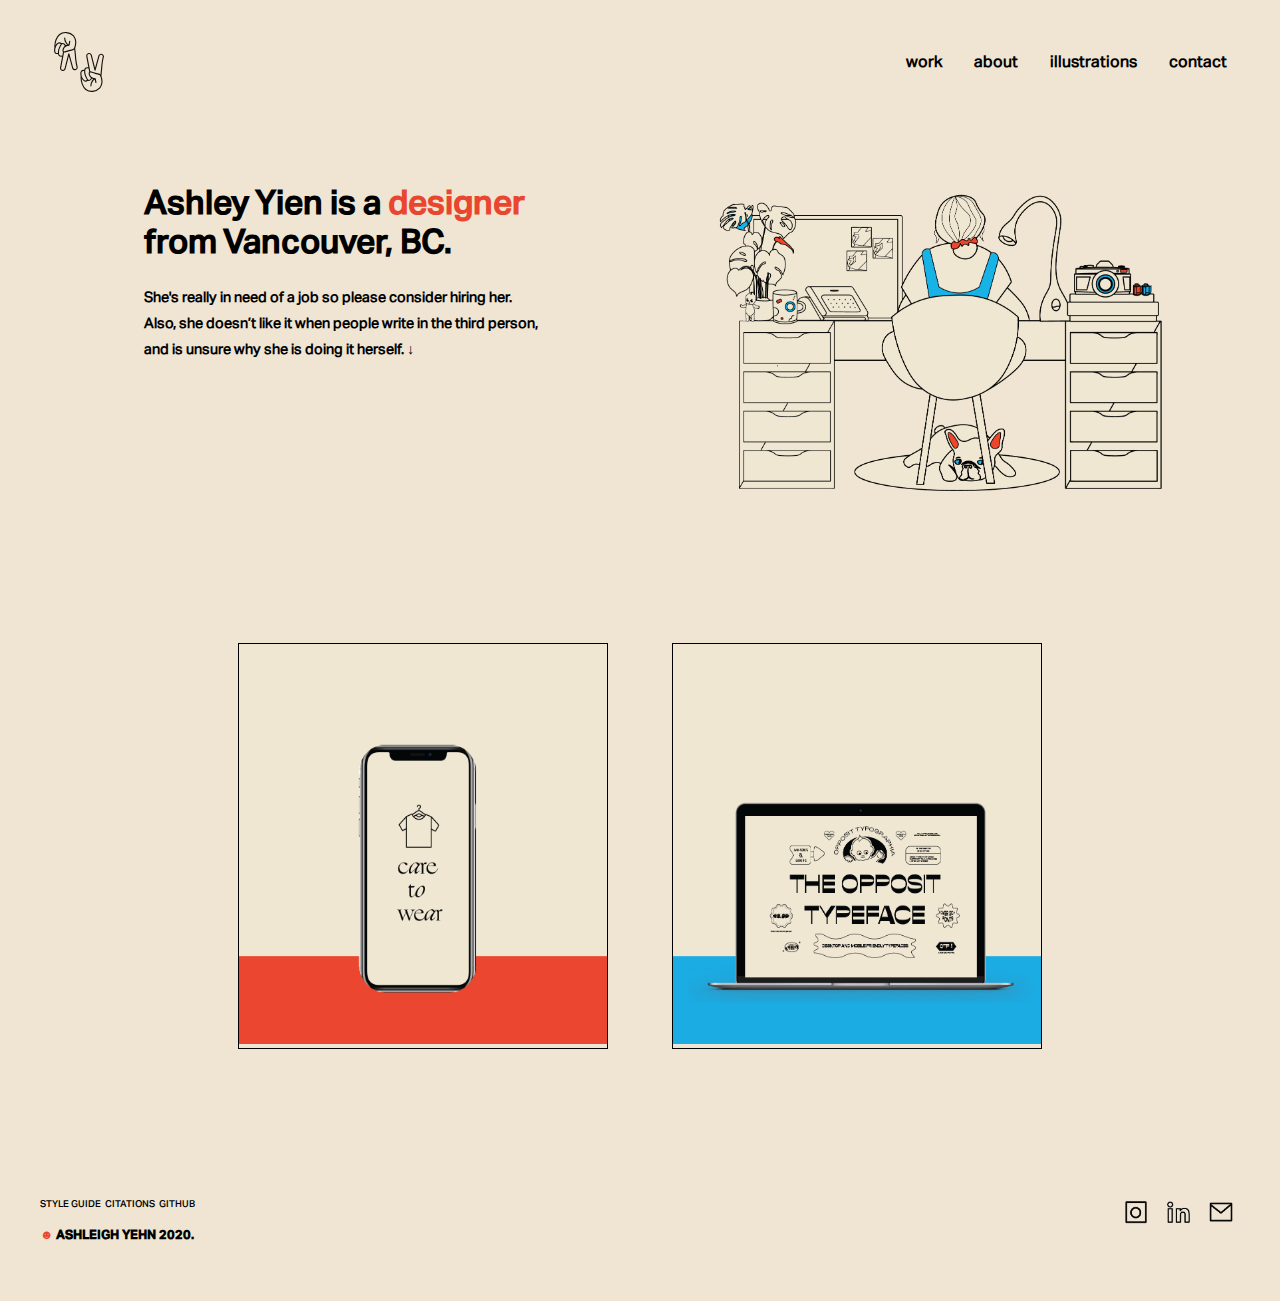
<file: index.html>
<!DOCTYPE html>
<html>
<head>
    <meta charset="UTF-8">
    <link rel="shortcut icon" type="image/x-icon" href="img/logo.png">
    <title>Portfolio</title>
    <link rel="stylesheet" href="style.css" />
     <script src="https://code.jquery.com/jquery-3.3.1.min.js"></script>
  </head>

  <body>

      <header class="container">

        <a href="index.html"><div class="logo">
          <svg id="mylogo" data-name="Layer 1" xmlns="http://www.w3.org/2000/svg" viewBox="0 0 572.18 686.11"><defs><style>.cls-1{fill:none;stroke:#14110f;stroke-linecap:round;stroke-linejoin:round;stroke-width:12.87px;}.cls-2{fill:#fff;}</style></defs><title>Untitled-10</title><path class="cls-1" d="M394.89,243q-4,20.89-7.91,41.8c-3.24.26-48.74,4.59-63.37,38.56-4.9,11.36-8.71,31.54.62,39.4,8.95,7.56,21.38-3.57,63.47-14.49,35.92-9.32,47.72-6.63,58.44-19.37,6-7.19,8.13-16.49,12.31-35.1,3.07-13.66,6.46-28.73,5.45-46.59-1.68-29.78-14.75-52.92-24.41-66.49-6.88-7.27-34.81-35.07-79.95-38.71-14.08-1.14-49.06-1.47-80.13,22-24.47,18.5-33.81,42.12-41.05,60.43a184.52,184.52,0,0,0-12.14,81.61" transform="translate(-215.02 -135.17)"/><path class="cls-2" d="M289.66,416.07" transform="translate(-215.02 -135.17)"/><path class="cls-1" d="M310.85,410.78c-5,1-25,4.46-37.07-7.23-11.26-10.88-9.3-28.76-7.23-47.66.52-4.72,2.25-18,9.63-36.6,9.38-23.57,20.73-52.09,38.52-53,14.52-.72,26.66,17.29,31.3,25" transform="translate(-215.02 -135.17)"/><path class="cls-1" d="M260.29,380.92c-6,.76-21.08,1.8-30.81-7.7-10.9-10.63-8.38-27.94-5.78-45.74a101.51,101.51,0,0,1,14-39c8.17-13.05,15.48-24.74,29.37-27.93,16.05-3.68,30.16,6.44,33.71,9.15" transform="translate(-215.02 -135.17)"/><path class="cls-1" d="M323.85,367.24Q306.77,458.13,289.66,549a26.58,26.58,0,0,0,51,9.87l44.07-174.31L430.1,551.65c7.63,12.18,22.21,17.14,34,12.5,8.94-3.53,15.27-12.2,16.66-22.37a644.86,644.86,0,0,1-17.25-95.73c-2.32-23-3.4-46.87-8.58-93.07-1.54-13.68-2.94-24.87-3.87-32.14" transform="translate(-215.02 -135.17)"/><path class="cls-1" d="M337.43,204.82a98.68,98.68,0,0,0,16.31,54,96.47,96.47,0,0,0,27,26.79" transform="translate(-215.02 -135.17)"/><path class="cls-1" d="M694.91,713.46q-4-20.91-7.91-41.8c-3.24-.26-48.74-4.59-63.37-38.56-4.9-11.36-8.71-31.54.61-39.4,9-7.56,21.39,3.56,63.48,14.48,35.92,9.32,47.72,6.63,58.44,19.38,6,7.19,8.13,16.49,12.31,35.1,3.07,13.66,6.45,28.73,5.45,46.59-1.68,29.78-14.75,52.92-24.41,66.48-6.88,7.27-34.81,35.08-80,38.72-14.08,1.13-49.06,1.47-80.14-22-24.46-18.51-33.8-42.13-41-60.44a184.6,184.6,0,0,1-12.13-81.61" transform="translate(-215.02 -135.17)"/><path class="cls-2" d="M589.68,540.38" transform="translate(-215.02 -135.17)"/><path class="cls-1" d="M610.87,545.68c-5-1-25-4.46-37.08,7.22-11.25,10.88-9.29,28.77-7.22,47.67.52,4.72,2.24,18,9.63,36.59,9.38,23.58,20.72,52.09,38.52,53,14.52.71,26.65-17.29,31.3-25" transform="translate(-215.02 -135.17)"/><path class="cls-1" d="M560.31,575.53c-6-.76-21.08-1.79-30.82,7.71-10.89,10.63-8.37,27.94-5.77,45.74a101.41,101.41,0,0,0,14,39c8.16,13,15.48,24.74,29.37,27.93,16.05,3.68,30.16-6.45,33.71-9.15" transform="translate(-215.02 -135.17)"/><path class="cls-1" d="M623.87,589.22q-17.08-90.9-34.19-181.78a26.58,26.58,0,0,1,51-9.87l44.07,174.31,45.38-167.07c7.64-12.18,22.22-17.14,34-12.5,8.94,3.52,15.26,12.19,16.66,22.36a643.63,643.63,0,0,0-17.25,95.74c-2.32,23-3.4,46.87-8.59,93.07-1.53,13.67-2.93,24.86-3.86,32.14" transform="translate(-215.02 -135.17)"/><path class="cls-1" d="M637.45,751.63a98.46,98.46,0,0,1,16.31-54,96.53,96.53,0,0,1,27-26.8" transform="translate(-215.02 -135.17)"/></svg>
        </div></a>
        <nav>
           <ul>
              <li><a href="#work">work</a></li>
              <li><a href="about.html">about</a></li>
              <li><a href="illustrations.html">illustrations</a></li>
              <li class="highlight"><a href="contact.html">contact</a></li>
           </ul>
        </nav>

      </header>
      <main class="container">
          <section class="hero container">
                <h1>Ashley Yien is a <a href="about.html">designer</a> from Vancouver, BC.</h1>

                <p> She's really in need of a job so please consider hiring her.
                  Also, she doesn’t like it when people write in the third person,
                  and is unsure why she is doing it herself. ↓ </p>
                <!-- <a href="#">See my Work</a> -->
          </section>
          <div class="device">
              <figure>
                  <img src="img/desk.png" alt="Photo of an Illustration">
              </figure>
          </div>


      </main>




      <div id="work" class="wrapper">

        <div class="img-area">
          <div class="single-img"><a href="caretowear.html"><img src="img/c2w.png" style="width:23em; height: 25em;" alt=""></a></div>
          <div class="single-img"><a href="opposit.html"><img src="img/opposit.png" style="width:23em; height: 25em;" alt=""></a></div>
          <!-- <div class="single-img"><img src="img/kewpie.png" style="width:20em; height: 20em;" alt=""></div>
          <div class="single-img"><img src="img/kewpie.png" style="width:20em; height: 20em;" alt=""></div>
          <div class="single-img"><img src="img/kewpie.png" style="width:20em; height: 20em;" alt=""></div>
          <div class="single-img"><img src="img/kewpie.png" style="width:20em; height: 20em;" alt=""></div> -->
        </div>
        </div>




        <footer>
          <div>
        <a href="http://www.sfu.ca/~ayien/IAT%20339/Style%20Guide%20For%20Portfolio/">STYLE GUIDE</a>
        <a href="citations.html">CITATIONS</a>
        <a href="https://github.com/ashyien/portfolio">GITHUB</a>
        <h4><span class="redText">☻</span> ASHLEIGH YEHN 2020.</h4>
      </div>
        <div>
          <a href="https://instagram.com/ashleyyien"><img src="img/insta.png" style="width:4em;" alt="instagram"></a>
          <a href="https://www.linkedin.com/in/ashley-yien-290a591a0/"><img src="img/linkedin.png" alt="linkedin" style="width:4em;"></a>
          <a href="mailto:ashyien19@gmail.com?Subject=Hi%20There"><img src="img/mail.png" style="width:4em;" alt="email"></a>

        </div>
        </footer>



  </body>
  </html>
</file>
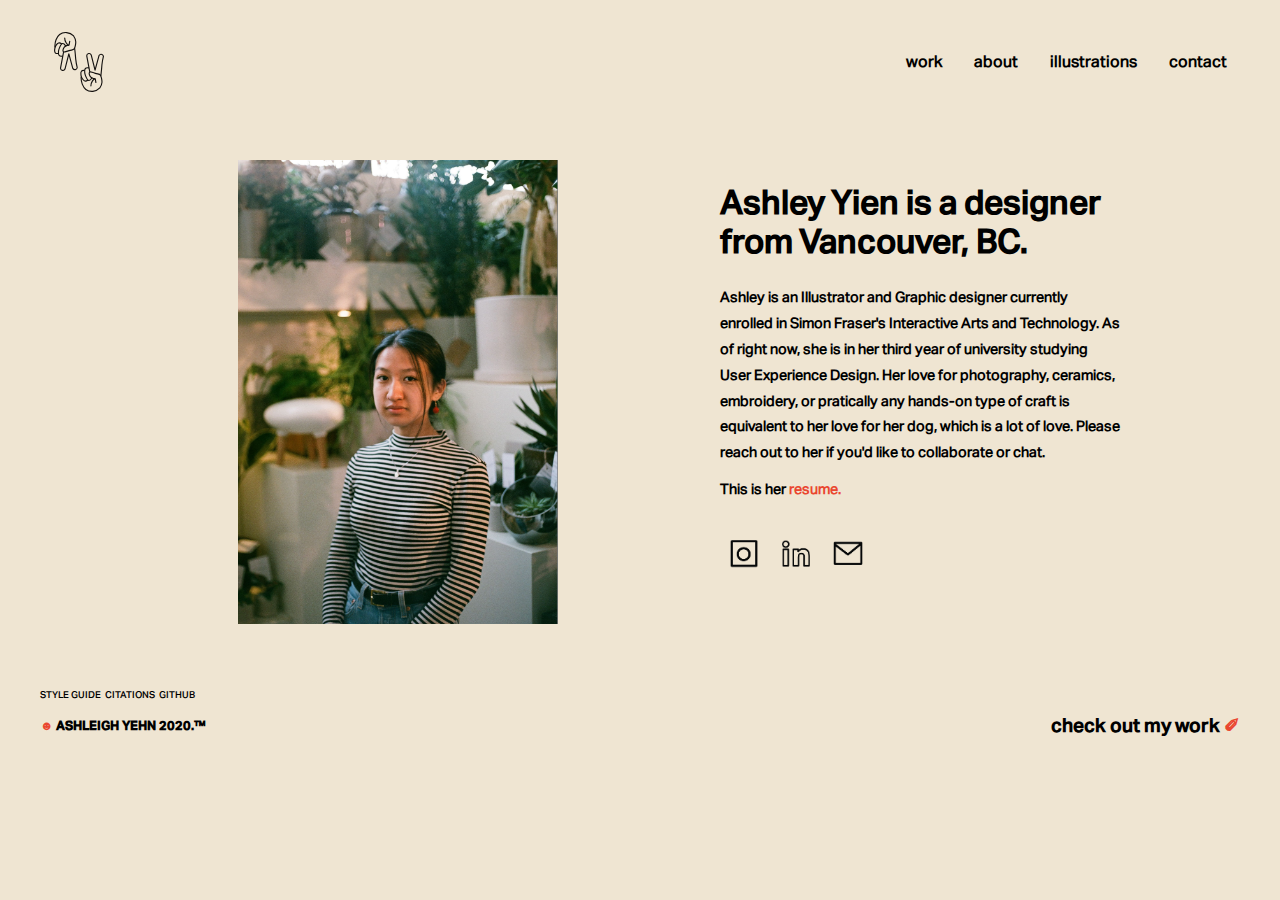
<file: about.html>
<!DOCTYPE html>
<html>
<head>
    <title>About Moi</title>
    <link rel="stylesheet" href="style.css" />

  </head>

  <body>
      <header class="container">
          <a href="index.html"><div class="logo">
          <svg id="mylogo" data-name="Layer 1" xmlns="http://www.w3.org/2000/svg" viewBox="0 0 572.18 686.11"><defs><style>.cls-1{fill:none;stroke:#14110f;stroke-linecap:round;stroke-linejoin:round;stroke-width:12.87px;}.cls-2{fill:#fff;}</style></defs><title>Untitled-10</title><path class="cls-1" d="M394.89,243q-4,20.89-7.91,41.8c-3.24.26-48.74,4.59-63.37,38.56-4.9,11.36-8.71,31.54.62,39.4,8.95,7.56,21.38-3.57,63.47-14.49,35.92-9.32,47.72-6.63,58.44-19.37,6-7.19,8.13-16.49,12.31-35.1,3.07-13.66,6.46-28.73,5.45-46.59-1.68-29.78-14.75-52.92-24.41-66.49-6.88-7.27-34.81-35.07-79.95-38.71-14.08-1.14-49.06-1.47-80.13,22-24.47,18.5-33.81,42.12-41.05,60.43a184.52,184.52,0,0,0-12.14,81.61" transform="translate(-215.02 -135.17)"/><path class="cls-2" d="M289.66,416.07" transform="translate(-215.02 -135.17)"/><path class="cls-1" d="M310.85,410.78c-5,1-25,4.46-37.07-7.23-11.26-10.88-9.3-28.76-7.23-47.66.52-4.72,2.25-18,9.63-36.6,9.38-23.57,20.73-52.09,38.52-53,14.52-.72,26.66,17.29,31.3,25" transform="translate(-215.02 -135.17)"/><path class="cls-1" d="M260.29,380.92c-6,.76-21.08,1.8-30.81-7.7-10.9-10.63-8.38-27.94-5.78-45.74a101.51,101.51,0,0,1,14-39c8.17-13.05,15.48-24.74,29.37-27.93,16.05-3.68,30.16,6.44,33.71,9.15" transform="translate(-215.02 -135.17)"/><path class="cls-1" d="M323.85,367.24Q306.77,458.13,289.66,549a26.58,26.58,0,0,0,51,9.87l44.07-174.31L430.1,551.65c7.63,12.18,22.21,17.14,34,12.5,8.94-3.53,15.27-12.2,16.66-22.37a644.86,644.86,0,0,1-17.25-95.73c-2.32-23-3.4-46.87-8.58-93.07-1.54-13.68-2.94-24.87-3.87-32.14" transform="translate(-215.02 -135.17)"/><path class="cls-1" d="M337.43,204.82a98.68,98.68,0,0,0,16.31,54,96.47,96.47,0,0,0,27,26.79" transform="translate(-215.02 -135.17)"/><path class="cls-1" d="M694.91,713.46q-4-20.91-7.91-41.8c-3.24-.26-48.74-4.59-63.37-38.56-4.9-11.36-8.71-31.54.61-39.4,9-7.56,21.39,3.56,63.48,14.48,35.92,9.32,47.72,6.63,58.44,19.38,6,7.19,8.13,16.49,12.31,35.1,3.07,13.66,6.45,28.73,5.45,46.59-1.68,29.78-14.75,52.92-24.41,66.48-6.88,7.27-34.81,35.08-80,38.72-14.08,1.13-49.06,1.47-80.14-22-24.46-18.51-33.8-42.13-41-60.44a184.6,184.6,0,0,1-12.13-81.61" transform="translate(-215.02 -135.17)"/><path class="cls-2" d="M589.68,540.38" transform="translate(-215.02 -135.17)"/><path class="cls-1" d="M610.87,545.68c-5-1-25-4.46-37.08,7.22-11.25,10.88-9.29,28.77-7.22,47.67.52,4.72,2.24,18,9.63,36.59,9.38,23.58,20.72,52.09,38.52,53,14.52.71,26.65-17.29,31.3-25" transform="translate(-215.02 -135.17)"/><path class="cls-1" d="M560.31,575.53c-6-.76-21.08-1.79-30.82,7.71-10.89,10.63-8.37,27.94-5.77,45.74a101.41,101.41,0,0,0,14,39c8.16,13,15.48,24.74,29.37,27.93,16.05,3.68,30.16-6.45,33.71-9.15" transform="translate(-215.02 -135.17)"/><path class="cls-1" d="M623.87,589.22q-17.08-90.9-34.19-181.78a26.58,26.58,0,0,1,51-9.87l44.07,174.31,45.38-167.07c7.64-12.18,22.22-17.14,34-12.5,8.94,3.52,15.26,12.19,16.66,22.36a643.63,643.63,0,0,0-17.25,95.74c-2.32,23-3.4,46.87-8.59,93.07-1.53,13.67-2.93,24.86-3.86,32.14" transform="translate(-215.02 -135.17)"/><path class="cls-1" d="M637.45,751.63a98.46,98.46,0,0,1,16.31-54,96.53,96.53,0,0,1,27-26.8" transform="translate(-215.02 -135.17)"/></svg>
        </div></a>
        <nav>
           <ul>
              <li><a href="index.html">work</a></li>
              <li><a href="about.html">about</a></li>
              <li><a href="illustrations.html">illustrations</a></li>
              <li class="highlight"><a href="contact.html">contact</a></li>
           </ul>
        </nav>
      </header>
      <main class="container">
        <div class="device">
            <figure>
                <div class="move-left">
                <img src="img/me.jpg" alt="Photo of Myself" style="width:20em; height:29em;">
                </div>
            </figure>
        </div>
          <section class="hero container">
                <h1>Ashley Yien is a designer from Vancouver, BC.</h1>

                <p> Ashley is an Illustrator and Graphic designer currently enrolled
                   in Simon Fraser's Interactive Arts and Technology. As of right now, she
                    is in her third year of university studying User Experience Design. Her love for photography, ceramics, embroidery,
                    or pratically any hands-on type of craft is equivalent to her love for her dog, which is a lot of love. Please reach out to her if you'd like to collaborate or chat.</p>
                <div class="resume">
                  <p class="reg">This is her <a href="/">resume.</a></p>
                </div>
                <div class="social-media">
                  <a href="https://instagram.com/ashleyyien"><img src="img/insta.png" style="width:3em; height:3em;" alt="instagram"></a>
                  <a href="https://www.linkedin.com/in/ashley-yien-290a591a0/"><img src="img/linkedin.png"  style="width:3em; height:3em;" alt="linkedin"></a>
                  <a href="mailto:ashyien19@gmail.com?Subject=Hi%20There"><img src="img/mail.png"  style="width:3em; height:3em;" alt="email"></a>
                </div>




          </section>

      </main>


              <footer>
                <div>
              <a href="http://www.sfu.ca/~ayien/IAT%20339/Style%20Guide%20For%20Portfolio/">STYLE GUIDE</a>
              <a href="citations.html">CITATIONS</a>
              <a href="https://github.com/ashyien/portfolio">GITHUB</a>
              <h4><span class="redText">☻</span> ASHLEIGH YEHN 2020.™</h4>
            </div>
              <div>
              <h1 class="reg seemore"><a href="index.html">check out my work <span class="redText">✐</span></a></h1>

              </div>
              </footer>

  </body>
  </html>
</file>
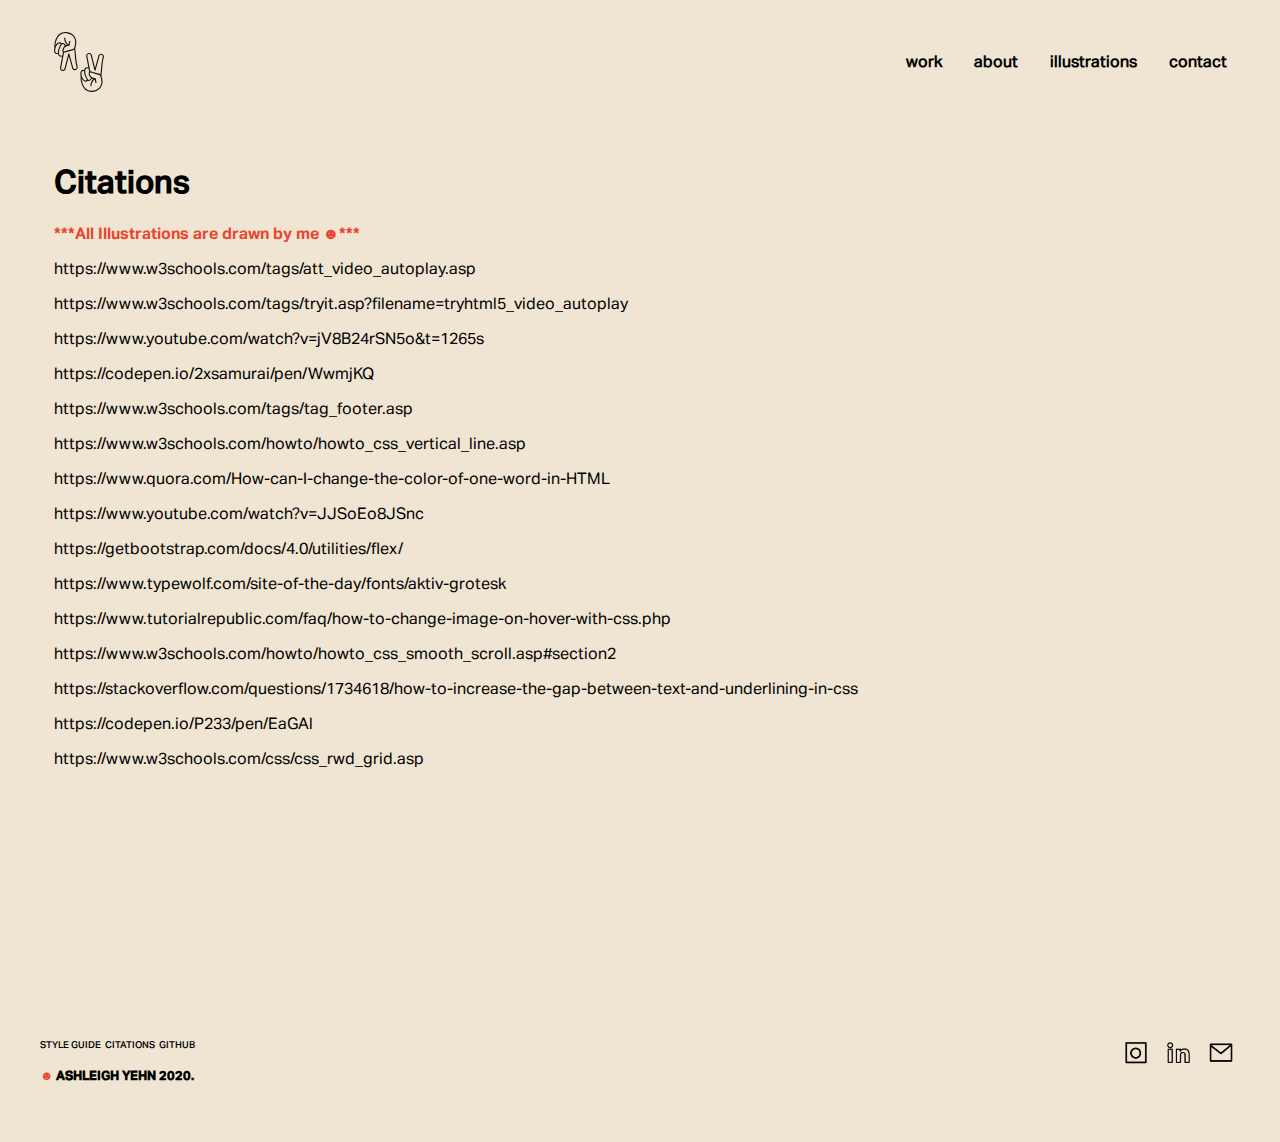
<file: citations.html>
<!DOCTYPE html>
<html>
<head>
    <meta charset="UTF-8">
    <title>Citation</title>
    <link rel="stylesheet" href="style.css" />
     <script src="https://code.jquery.com/jquery-3.3.1.min.js"></script>
  </head>

  <body>

      <header class="container">

        <a href="index.html"><div class="logo">
          <svg id="mylogo" data-name="Layer 1" xmlns="http://www.w3.org/2000/svg" viewBox="0 0 572.18 686.11"><defs><style>.cls-1{fill:none;stroke:#14110f;stroke-linecap:round;stroke-linejoin:round;stroke-width:12.87px;}.cls-2{fill:#fff;}</style></defs><title>Untitled-10</title><path class="cls-1" d="M394.89,243q-4,20.89-7.91,41.8c-3.24.26-48.74,4.59-63.37,38.56-4.9,11.36-8.71,31.54.62,39.4,8.95,7.56,21.38-3.57,63.47-14.49,35.92-9.32,47.72-6.63,58.44-19.37,6-7.19,8.13-16.49,12.31-35.1,3.07-13.66,6.46-28.73,5.45-46.59-1.68-29.78-14.75-52.92-24.41-66.49-6.88-7.27-34.81-35.07-79.95-38.71-14.08-1.14-49.06-1.47-80.13,22-24.47,18.5-33.81,42.12-41.05,60.43a184.52,184.52,0,0,0-12.14,81.61" transform="translate(-215.02 -135.17)"/><path class="cls-2" d="M289.66,416.07" transform="translate(-215.02 -135.17)"/><path class="cls-1" d="M310.85,410.78c-5,1-25,4.46-37.07-7.23-11.26-10.88-9.3-28.76-7.23-47.66.52-4.72,2.25-18,9.63-36.6,9.38-23.57,20.73-52.09,38.52-53,14.52-.72,26.66,17.29,31.3,25" transform="translate(-215.02 -135.17)"/><path class="cls-1" d="M260.29,380.92c-6,.76-21.08,1.8-30.81-7.7-10.9-10.63-8.38-27.94-5.78-45.74a101.51,101.51,0,0,1,14-39c8.17-13.05,15.48-24.74,29.37-27.93,16.05-3.68,30.16,6.44,33.71,9.15" transform="translate(-215.02 -135.17)"/><path class="cls-1" d="M323.85,367.24Q306.77,458.13,289.66,549a26.58,26.58,0,0,0,51,9.87l44.07-174.31L430.1,551.65c7.63,12.18,22.21,17.14,34,12.5,8.94-3.53,15.27-12.2,16.66-22.37a644.86,644.86,0,0,1-17.25-95.73c-2.32-23-3.4-46.87-8.58-93.07-1.54-13.68-2.94-24.87-3.87-32.14" transform="translate(-215.02 -135.17)"/><path class="cls-1" d="M337.43,204.82a98.68,98.68,0,0,0,16.31,54,96.47,96.47,0,0,0,27,26.79" transform="translate(-215.02 -135.17)"/><path class="cls-1" d="M694.91,713.46q-4-20.91-7.91-41.8c-3.24-.26-48.74-4.59-63.37-38.56-4.9-11.36-8.71-31.54.61-39.4,9-7.56,21.39,3.56,63.48,14.48,35.92,9.32,47.72,6.63,58.44,19.38,6,7.19,8.13,16.49,12.31,35.1,3.07,13.66,6.45,28.73,5.45,46.59-1.68,29.78-14.75,52.92-24.41,66.48-6.88,7.27-34.81,35.08-80,38.72-14.08,1.13-49.06,1.47-80.14-22-24.46-18.51-33.8-42.13-41-60.44a184.6,184.6,0,0,1-12.13-81.61" transform="translate(-215.02 -135.17)"/><path class="cls-2" d="M589.68,540.38" transform="translate(-215.02 -135.17)"/><path class="cls-1" d="M610.87,545.68c-5-1-25-4.46-37.08,7.22-11.25,10.88-9.29,28.77-7.22,47.67.52,4.72,2.24,18,9.63,36.59,9.38,23.58,20.72,52.09,38.52,53,14.52.71,26.65-17.29,31.3-25" transform="translate(-215.02 -135.17)"/><path class="cls-1" d="M560.31,575.53c-6-.76-21.08-1.79-30.82,7.71-10.89,10.63-8.37,27.94-5.77,45.74a101.41,101.41,0,0,0,14,39c8.16,13,15.48,24.74,29.37,27.93,16.05,3.68,30.16-6.45,33.71-9.15" transform="translate(-215.02 -135.17)"/><path class="cls-1" d="M623.87,589.22q-17.08-90.9-34.19-181.78a26.58,26.58,0,0,1,51-9.87l44.07,174.31,45.38-167.07c7.64-12.18,22.22-17.14,34-12.5,8.94,3.52,15.26,12.19,16.66,22.36a643.63,643.63,0,0,0-17.25,95.74c-2.32,23-3.4,46.87-8.59,93.07-1.53,13.67-2.93,24.86-3.86,32.14" transform="translate(-215.02 -135.17)"/><path class="cls-1" d="M637.45,751.63a98.46,98.46,0,0,1,16.31-54,96.53,96.53,0,0,1,27-26.8" transform="translate(-215.02 -135.17)"/></svg>
        </div></a>
        <nav>
           <ul>
              <li><a href="index.html">work</a></li>
              <li><a href="about.html">about</a></li>
              <li><a href="illustrations.html">illustrations</a></li>
              <li class="highlight"><a href="contact.html">contact</a></li>
           </ul>
        </nav>

      </header>
      <main class="container">
          <div class="citations">
          <h1 class="med">Citations</h1>
          <p class="bold redText">***All Illustrations are drawn by me ☻***</p>

          <p class="reg">https://www.w3schools.com/tags/att_video_autoplay.asp</p>

          <p class="reg">https://www.w3schools.com/tags/tryit.asp?filename=tryhtml5_video_autoplay</p>

          <p class="reg">https://www.youtube.com/watch?v=jV8B24rSN5o&t=1265s</p>

          <p class="reg">https://codepen.io/2xsamurai/pen/WwmjKQ</p>

          <p class="reg">https://www.w3schools.com/tags/tag_footer.asp</p>

          <p class="reg">https://www.w3schools.com/howto/howto_css_vertical_line.asp</p>

          <p class="reg">https://www.quora.com/How-can-I-change-the-color-of-one-word-in-HTML</p>

          <p class="reg">https://www.youtube.com/watch?v=JJSoEo8JSnc</p>

          <p class="reg">https://getbootstrap.com/docs/4.0/utilities/flex/</p>

          <p class="reg">https://www.typewolf.com/site-of-the-day/fonts/aktiv-grotesk</p>

          <p class="reg">https://www.tutorialrepublic.com/faq/how-to-change-image-on-hover-with-css.php</p>

          <p class="reg">https://www.w3schools.com/howto/howto_css_smooth_scroll.asp#section2</p>

          <p class="reg">https://stackoverflow.com/questions/1734618/how-to-increase-the-gap-between-text-and-underlining-in-css</p>

          <p class="reg">https://codepen.io/P233/pen/EaGAl</p>

          <p class="reg">https://www.w3schools.com/css/css_rwd_grid.asp</p>
        </div>



      </main>



      <footer>
        <div>
      <a href="http://www.sfu.ca/~ayien/IAT%20339/Style%20Guide%20For%20Portfolio/">STYLE GUIDE</a>
      <a href="citations.html">CITATIONS</a>
      <a href="https://github.com/ashyien/portfolio">GITHUB</a>
      <h4><span class="redText">☻</span> ASHLEIGH YEHN 2020.</h4>
    </div>
      <div>
        <a href="https://instagram.com/ashleyyien"><img src="img/insta.png" style="width:4em;" alt="instagram"></a>
        <a href="https://www.linkedin.com/in/ashley-yien-290a591a0/"><img src="img/linkedin.png" style="width:4em;"  alt="linkedin"></a>
        <a href="mailto:ashyien19@gmail.com?Subject=Hi%20There"><img src="img/mail.png" style="width:4em;"  alt="email"></a>

      </div>
      </footer>






  </body>
  </html>
</file>
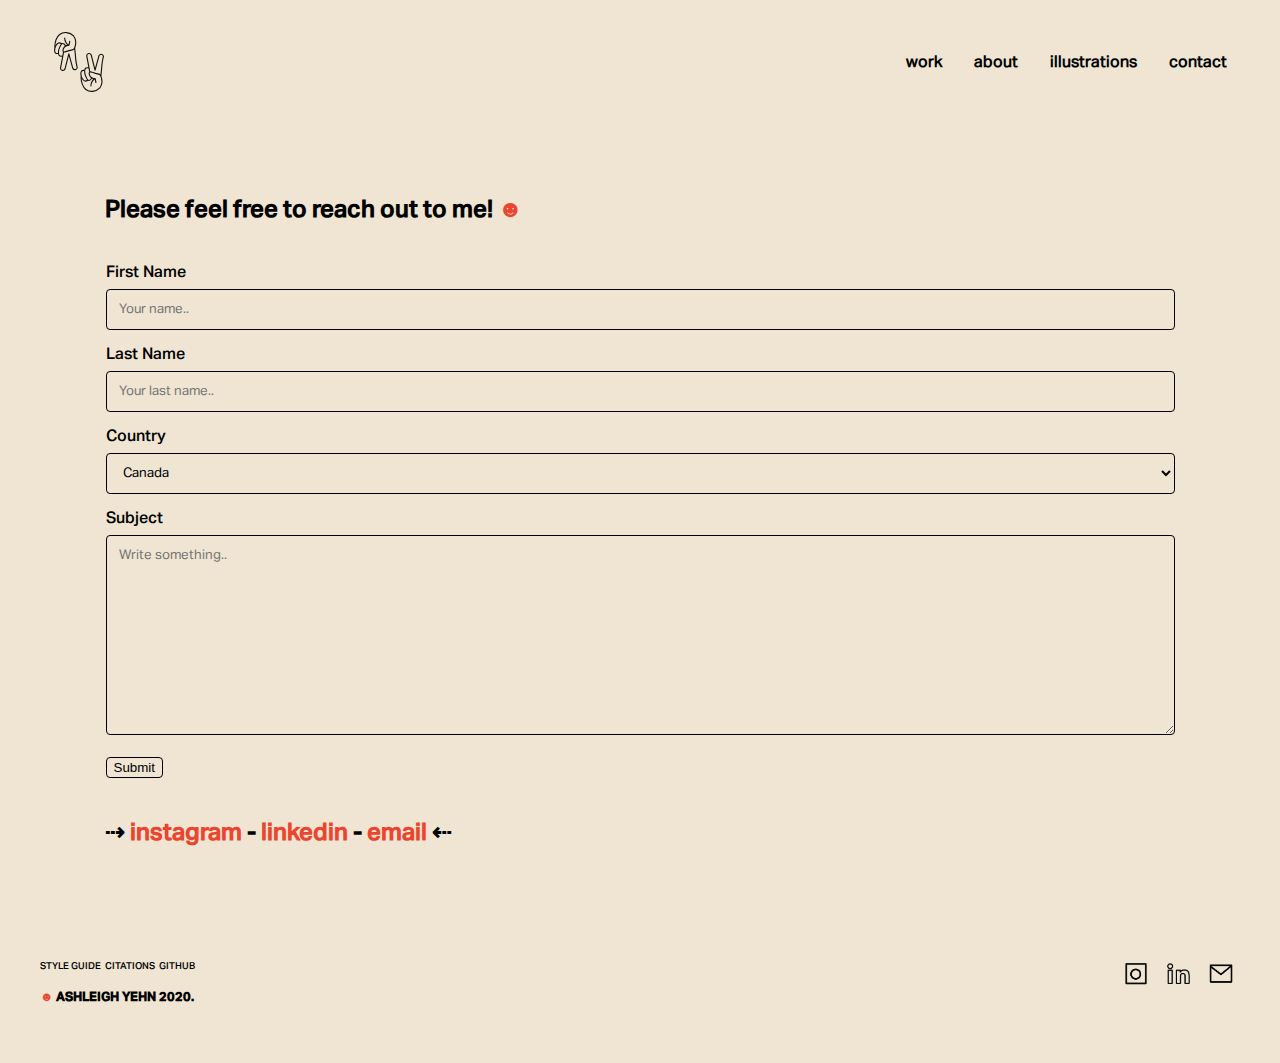
<file: contact.html>
<!DOCTYPE html>
<html>
<head>
    <meta charset="UTF-8">
    <title>Contact Me</title>
    <link rel="stylesheet" href="style.css" />
     <script src="https://code.jquery.com/jquery-3.3.1.min.js"></script>
  </head>

  <body>

      <header class="container">

        <a href="index.html"><div class="logo">
          <svg id="mylogo" data-name="Layer 1" xmlns="http://www.w3.org/2000/svg" viewBox="0 0 572.18 686.11"><defs><style>.cls-1{fill:none;stroke:#14110f;stroke-linecap:round;stroke-linejoin:round;stroke-width:12.87px;}.cls-2{fill:#fff;}</style></defs><title>Untitled-10</title><path class="cls-1" d="M394.89,243q-4,20.89-7.91,41.8c-3.24.26-48.74,4.59-63.37,38.56-4.9,11.36-8.71,31.54.62,39.4,8.95,7.56,21.38-3.57,63.47-14.49,35.92-9.32,47.72-6.63,58.44-19.37,6-7.19,8.13-16.49,12.31-35.1,3.07-13.66,6.46-28.73,5.45-46.59-1.68-29.78-14.75-52.92-24.41-66.49-6.88-7.27-34.81-35.07-79.95-38.71-14.08-1.14-49.06-1.47-80.13,22-24.47,18.5-33.81,42.12-41.05,60.43a184.52,184.52,0,0,0-12.14,81.61" transform="translate(-215.02 -135.17)"/><path class="cls-2" d="M289.66,416.07" transform="translate(-215.02 -135.17)"/><path class="cls-1" d="M310.85,410.78c-5,1-25,4.46-37.07-7.23-11.26-10.88-9.3-28.76-7.23-47.66.52-4.72,2.25-18,9.63-36.6,9.38-23.57,20.73-52.09,38.52-53,14.52-.72,26.66,17.29,31.3,25" transform="translate(-215.02 -135.17)"/><path class="cls-1" d="M260.29,380.92c-6,.76-21.08,1.8-30.81-7.7-10.9-10.63-8.38-27.94-5.78-45.74a101.51,101.51,0,0,1,14-39c8.17-13.05,15.48-24.74,29.37-27.93,16.05-3.68,30.16,6.44,33.71,9.15" transform="translate(-215.02 -135.17)"/><path class="cls-1" d="M323.85,367.24Q306.77,458.13,289.66,549a26.58,26.58,0,0,0,51,9.87l44.07-174.31L430.1,551.65c7.63,12.18,22.21,17.14,34,12.5,8.94-3.53,15.27-12.2,16.66-22.37a644.86,644.86,0,0,1-17.25-95.73c-2.32-23-3.4-46.87-8.58-93.07-1.54-13.68-2.94-24.87-3.87-32.14" transform="translate(-215.02 -135.17)"/><path class="cls-1" d="M337.43,204.82a98.68,98.68,0,0,0,16.31,54,96.47,96.47,0,0,0,27,26.79" transform="translate(-215.02 -135.17)"/><path class="cls-1" d="M694.91,713.46q-4-20.91-7.91-41.8c-3.24-.26-48.74-4.59-63.37-38.56-4.9-11.36-8.71-31.54.61-39.4,9-7.56,21.39,3.56,63.48,14.48,35.92,9.32,47.72,6.63,58.44,19.38,6,7.19,8.13,16.49,12.31,35.1,3.07,13.66,6.45,28.73,5.45,46.59-1.68,29.78-14.75,52.92-24.41,66.48-6.88,7.27-34.81,35.08-80,38.72-14.08,1.13-49.06,1.47-80.14-22-24.46-18.51-33.8-42.13-41-60.44a184.6,184.6,0,0,1-12.13-81.61" transform="translate(-215.02 -135.17)"/><path class="cls-2" d="M589.68,540.38" transform="translate(-215.02 -135.17)"/><path class="cls-1" d="M610.87,545.68c-5-1-25-4.46-37.08,7.22-11.25,10.88-9.29,28.77-7.22,47.67.52,4.72,2.24,18,9.63,36.59,9.38,23.58,20.72,52.09,38.52,53,14.52.71,26.65-17.29,31.3-25" transform="translate(-215.02 -135.17)"/><path class="cls-1" d="M560.31,575.53c-6-.76-21.08-1.79-30.82,7.71-10.89,10.63-8.37,27.94-5.77,45.74a101.41,101.41,0,0,0,14,39c8.16,13,15.48,24.74,29.37,27.93,16.05,3.68,30.16-6.45,33.71-9.15" transform="translate(-215.02 -135.17)"/><path class="cls-1" d="M623.87,589.22q-17.08-90.9-34.19-181.78a26.58,26.58,0,0,1,51-9.87l44.07,174.31,45.38-167.07c7.64-12.18,22.22-17.14,34-12.5,8.94,3.52,15.26,12.19,16.66,22.36a643.63,643.63,0,0,0-17.25,95.74c-2.32,23-3.4,46.87-8.59,93.07-1.53,13.67-2.93,24.86-3.86,32.14" transform="translate(-215.02 -135.17)"/><path class="cls-1" d="M637.45,751.63a98.46,98.46,0,0,1,16.31-54,96.53,96.53,0,0,1,27-26.8" transform="translate(-215.02 -135.17)"/></svg>
        </div></a>
        <nav>
           <ul>
              <li><a href="index.html">work</a></li>
              <li><a href="about.html">about</a></li>
              <li><a href="illustrations.html">illustrations</a></li>
              <li class="highlight"><a href="contact.html">contact</a></li>
           </ul>
        </nav>

      </header>
      <main class="container">
          <div class="contact">
          <!-- <h1 class="med">Contact Me</h1> -->
          <h2 class="med">Please feel free to reach out to me! <span class="redText">☻</span></h2>

          <div class="box">
          <form action="/action_page.php">
            <label for="fname">First Name</label>
            <input type="text" id="fname" name="firstname" placeholder="Your name..">

            <label for="lname">Last Name</label>
            <input type="text" id="lname" name="lastname" placeholder="Your last name..">

            <label for="country">Country</label>
            <select id="country" name="country">
              <option value="australia">Canada</option>
              <option value="canada">Hong Kong</option>
              <option value="usa">China</option>
            </select>

            <label for="subject">Subject</label>
            <textarea id="subject" name="subject" placeholder="Write something.." style="height:200px"></textarea>

            <input type="submit" value="Submit">
          </form>
        </div>

          <h2 class="med">⇢ <a href="https://instagram.com/ashleyyien"> instagram</a> - <a href="https://www.linkedin.com/in/ashley-yien-290a591a0/">linkedin</a> - <a href="mailto:ashyien19@gmail.com?Subject=Hi%20There">email</a> ⇠</h2>
        </div>



      </main>



      <footer>
        <div>
      <a href="http://www.sfu.ca/~ayien/IAT%20339/Style%20Guide%20For%20Portfolio/">STYLE GUIDE</a>
      <a href="citations.html">CITATIONS</a>
      <a href="https://github.com/ashyien/portfolio">GITHUB</a>
      <h4 class="bold"><span class="redText">☻</span> ASHLEIGH YEHN 2020.</h4>
    </div>
      <div>
        <a href="https://instagram.com/ashleyyien"><img src="img/insta.png" style="width:4em;" alt="instagram"></a>
        <a href="https://www.linkedin.com/in/ashley-yien-290a591a0/"><img src="img/linkedin.png" style="width:4em;"  alt="linkedin"></a>
        <a href="mailto:ashyien19@gmail.com?Subject=Hi%20There"><img src="img/mail.png" style="width:4em;"  alt="email"></a>

      </div>
      </footer>






  </body>
  </html>
</file>
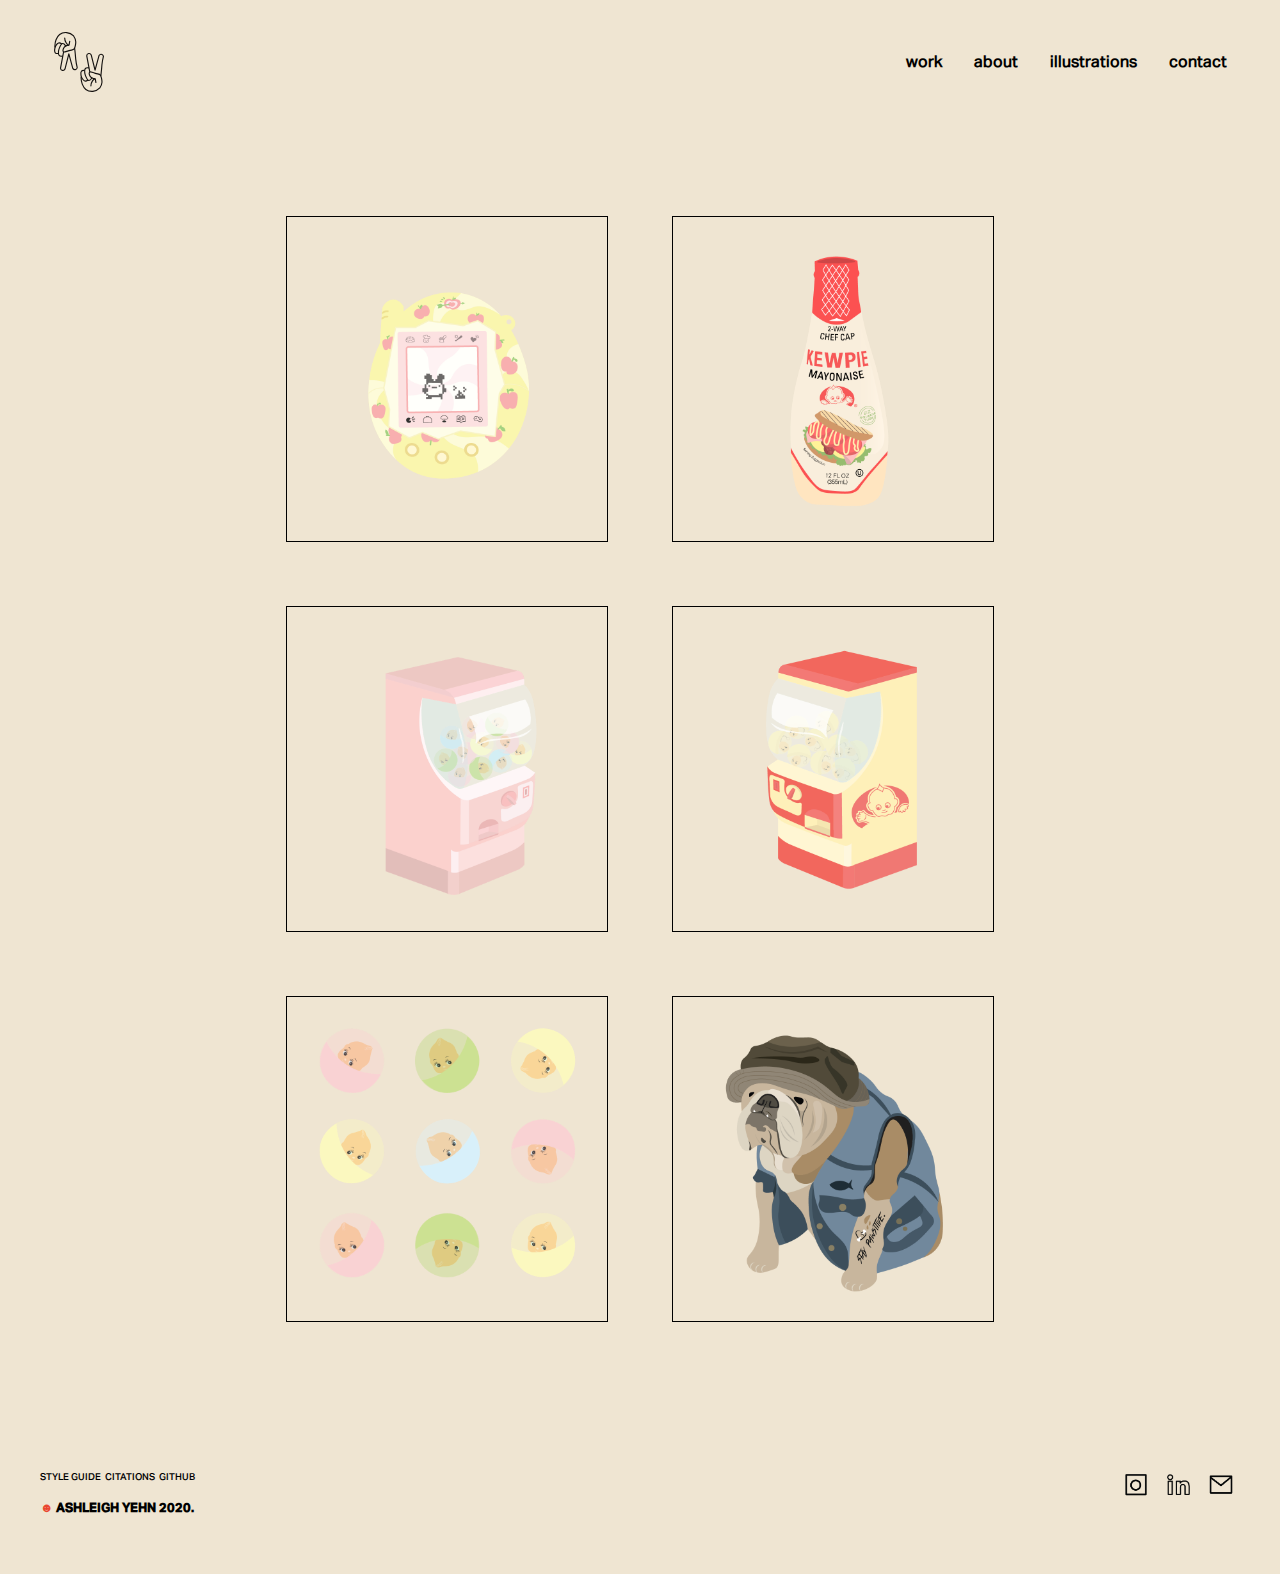
<file: illustrations.html>
<!DOCTYPE html>
<html>
<head>
    <title>Illustrations</title>
    <link rel="stylesheet" href="style.css" />

  </head>

  <body>
      <header class="container">
          <a href="index.html"><div class="logo">
          <svg id="mylogo" data-name="Layer 1" xmlns="http://www.w3.org/2000/svg" viewBox="0 0 572.18 686.11"><defs><style>.cls-1{fill:none;stroke:#14110f;stroke-linecap:round;stroke-linejoin:round;stroke-width:12.87px;}.cls-2{fill:#fff;}</style></defs><title>Untitled-10</title><path class="cls-1" d="M394.89,243q-4,20.89-7.91,41.8c-3.24.26-48.74,4.59-63.37,38.56-4.9,11.36-8.71,31.54.62,39.4,8.95,7.56,21.38-3.57,63.47-14.49,35.92-9.32,47.72-6.63,58.44-19.37,6-7.19,8.13-16.49,12.31-35.1,3.07-13.66,6.46-28.73,5.45-46.59-1.68-29.78-14.75-52.92-24.41-66.49-6.88-7.27-34.81-35.07-79.95-38.71-14.08-1.14-49.06-1.47-80.13,22-24.47,18.5-33.81,42.12-41.05,60.43a184.52,184.52,0,0,0-12.14,81.61" transform="translate(-215.02 -135.17)"/><path class="cls-2" d="M289.66,416.07" transform="translate(-215.02 -135.17)"/><path class="cls-1" d="M310.85,410.78c-5,1-25,4.46-37.07-7.23-11.26-10.88-9.3-28.76-7.23-47.66.52-4.72,2.25-18,9.63-36.6,9.38-23.57,20.73-52.09,38.52-53,14.52-.72,26.66,17.29,31.3,25" transform="translate(-215.02 -135.17)"/><path class="cls-1" d="M260.29,380.92c-6,.76-21.08,1.8-30.81-7.7-10.9-10.63-8.38-27.94-5.78-45.74a101.51,101.51,0,0,1,14-39c8.17-13.05,15.48-24.74,29.37-27.93,16.05-3.68,30.16,6.44,33.71,9.15" transform="translate(-215.02 -135.17)"/><path class="cls-1" d="M323.85,367.24Q306.77,458.13,289.66,549a26.58,26.58,0,0,0,51,9.87l44.07-174.31L430.1,551.65c7.63,12.18,22.21,17.14,34,12.5,8.94-3.53,15.27-12.2,16.66-22.37a644.86,644.86,0,0,1-17.25-95.73c-2.32-23-3.4-46.87-8.58-93.07-1.54-13.68-2.94-24.87-3.87-32.14" transform="translate(-215.02 -135.17)"/><path class="cls-1" d="M337.43,204.82a98.68,98.68,0,0,0,16.31,54,96.47,96.47,0,0,0,27,26.79" transform="translate(-215.02 -135.17)"/><path class="cls-1" d="M694.91,713.46q-4-20.91-7.91-41.8c-3.24-.26-48.74-4.59-63.37-38.56-4.9-11.36-8.71-31.54.61-39.4,9-7.56,21.39,3.56,63.48,14.48,35.92,9.32,47.72,6.63,58.44,19.38,6,7.19,8.13,16.49,12.31,35.1,3.07,13.66,6.45,28.73,5.45,46.59-1.68,29.78-14.75,52.92-24.41,66.48-6.88,7.27-34.81,35.08-80,38.72-14.08,1.13-49.06,1.47-80.14-22-24.46-18.51-33.8-42.13-41-60.44a184.6,184.6,0,0,1-12.13-81.61" transform="translate(-215.02 -135.17)"/><path class="cls-2" d="M589.68,540.38" transform="translate(-215.02 -135.17)"/><path class="cls-1" d="M610.87,545.68c-5-1-25-4.46-37.08,7.22-11.25,10.88-9.29,28.77-7.22,47.67.52,4.72,2.24,18,9.63,36.59,9.38,23.58,20.72,52.09,38.52,53,14.52.71,26.65-17.29,31.3-25" transform="translate(-215.02 -135.17)"/><path class="cls-1" d="M560.31,575.53c-6-.76-21.08-1.79-30.82,7.71-10.89,10.63-8.37,27.94-5.77,45.74a101.41,101.41,0,0,0,14,39c8.16,13,15.48,24.74,29.37,27.93,16.05,3.68,30.16-6.45,33.71-9.15" transform="translate(-215.02 -135.17)"/><path class="cls-1" d="M623.87,589.22q-17.08-90.9-34.19-181.78a26.58,26.58,0,0,1,51-9.87l44.07,174.31,45.38-167.07c7.64-12.18,22.22-17.14,34-12.5,8.94,3.52,15.26,12.19,16.66,22.36a643.63,643.63,0,0,0-17.25,95.74c-2.32,23-3.4,46.87-8.59,93.07-1.53,13.67-2.93,24.86-3.86,32.14" transform="translate(-215.02 -135.17)"/><path class="cls-1" d="M637.45,751.63a98.46,98.46,0,0,1,16.31-54,96.53,96.53,0,0,1,27-26.8" transform="translate(-215.02 -135.17)"/></svg>
        </div></a>
        <nav>
           <ul>
              <li><a href="index.html">work</a></li>
              <li><a href="about.html">about</a></li>
              <li><a href="illustrations.html">illustrations</a></li>
              <li class="highlight"><a href="contact.html">contact</a></li>
           </ul>
        </nav>
      </header>

      <div class="wrapper">
        <div class="img-area">
          <div class="single-img"><img src="img/tama.png" style="width:20em; height: 20em;" alt=""></div>
          <div class="single-img"><img src="img/kewpie.png" style="width:20em; height: 20em;" alt=""></div>
          <div class="single-img"><img src="img/pink.png" style="width:20em; height: 20em;" alt=""></div>
          <div class="single-img"><img src="img/red.png" style="width:20em; height: 20em;" alt=""></div>
          <div class="single-img"><img src="img/milky.png" style="width:20em; height: 20em;" alt=""></div>
          <div class="single-img"><img src="img/james.png" style="width:20em; height: 20em;" alt=""></div>
        </div>
        </div>

        <footer>
          <div>
        <a href="http://www.sfu.ca/~ayien/IAT%20339/Style%20Guide%20For%20Portfolio/">STYLE GUIDE</a>
        <a href="citations.html">CITATIONS</a>
        <a href="https://github.com/ashyien/portfolio">GITHUB</a>
        <h4><span class="redText">☻</span> ASHLEIGH YEHN 2020.</h4>
      </div>
        <div>
          <a href="https://instagram.com/ashleyyien"><img src="img/insta.png" style="width:4em;"  alt="instagram"></a>
          <a href="https://www.linkedin.com/in/ashley-yien-290a591a0/"><img src="img/linkedin.png" style="width:4em;"  alt="linkedin"></a>
          <a href="mailto:ashyien19@gmail.com?Subject=Hi%20There"><img src="img/mail.png" style="width:4em;"  alt="email"></a>

        </div>
        </footer>

  </body>
  </html>
</file>
<file: style.css>
/* LOADING ALL THE FONTS */
@font-face {
font-family: "reg";
src: url("fonts/regular.otf");

}

@font-face {
font-family: "med";
src: url("fonts/medium.otf");

}

@font-face {
font-family: "light";
src: url("fonts/light.otf");

}

@font-face {
font-family: "bold";
src: url("fonts/bold.otf");

}

/* FONT CLASSES */
.light{
    font-family: "light";
}

.reg{
  font-family: "reg";
}

.med{
  font-family: "med";
}

.bold{
    font-family: "bold";
}

.black{
    font-family: "black";
}




html {
  scroll-behavior: smooth;
}


*{
  background-color: #efe5d2;
}

.redText{
    color: #ea462f;
}

.blueText{
    color: #1aace2;
}
.reg{
  font-family: 'reg';
}

.med{
  font-family: 'med';
}

.small{
  font-size: 0.8em;
}

.container{
    max-width: 1205px;
    margin: 0 auto;
    padding: 0.5em 1em;
}

header {
  text-align: center;
}

#mylogo{
  width: 50px;
  padding: 1em;
}




nav{
    margin: 2em auto 0;
    max-width: 500px;
}

nav ul {
  margin: 0;
  padding: 0;
  display: flex;
  justify-content: space-between;

}

nav ul li {
  list-style: none;
  font-family: 'reg';
}

nav ul li a {
  font-size: 1em;
  color: black;
  font-weight: 300;
  text-decoration: none;

}


   nav ul li a:hover{
     /* opacity: .5; */
     color: #06b1e7;
     transition: .5s;
     border-bottom: 1px solid #ea462f;
     padding-bottom: 3px;

   }


   .hero a{
    text-decoration: none;
    color: #ea462f;
   }


   .hero a:hover{
     color: #06b1e7;
     transition: .5s;
     border-bottom: 1px solid #ea462f;
     padding-bottom: 3px;
   }


   .resume a{
    text-decoration: none;
    color: #ea462f;
   }


   .resume a:hover{
     color: #06b1e7;
     transition: .5s;
     border-bottom: 1px solid #ea462f;
     padding-bottom: 3px;
   }



      .problem a{
       text-decoration: none;
       color: #ea462f;
      }


      .problem a:hover{
        color: #06b1e7;
        transition: .5s;
        border-bottom: 1px solid #ea462f;
        padding-bottom: 3px;
      }



      .contact a{
       text-decoration: none;
       color: #ea462f;
      }


      .contact a:hover{
        color: #06b1e7;
        transition: .5s;
        border-bottom: 1px solid #ea462f;
        padding-bottom: 3px;
      }

main {
  display: flex;
  flex-flow: column;

}



.hero {
  text-align: center;
}

.hero h1{
  font-size: 2.5em;
  font-weight: 700;
  font-family: 'med';
  max-width: 500px;
}

/* .hero h3{
  font-size: 1.5em;
  font-weight: 700;
  font-family: 'med';
  max-width: 500px;
} */

.hero p {
  font-size: 1em;
  font-weight: 600;
  max-width: 500px;
  line-height: 1.8em;
  margin: 3em auto;
  font-family: 'reg';
}

.hero p: before{
  content: "";
  display: block;
  width: 120px;
  border: 2px solid #000;
  margin: 1em auto;
  font-family: 'reg';
}

/* .hero a {
  background: #000;
  padding: 1em 3em;
  border-radius: 50px;
  color: white;
  text-decoration: none;
  font-size: 1.375em;
  font-weight: 700;
  font-family: 'reg';
} */

.hero2 {
  text-align: center;
}

.hero2 a {
  text-decoration: none;
}

.hero2 h1{
  font-size: 2.5em;
  font-weight: 700;
  font-family: 'med';
  text-align: center;
}

/*  */
.hero2 h3{
  font-size: 1.3em;
  font-family: 'light';
  text-align: center;
}

.hero2 p {
  font-size: 1em;
  font-weight: 600;
  max-width: 500px;
  line-height: 1.8em;
  margin: 3em auto;
  font-family: 'reg';
}

.hero2 p: before{
  content: "";
  display: block;
  width: 120px;
  border: 2px solid #000;
  margin: 1em auto;
  font-family: 'reg';
}

/* .hero2 a {
  background: #000;
  padding: 1em 3em;
  border-radius: 50px;
  color: white;
  text-decoration: none;
  font-size: 1.375em;
  font-weight: 700;
  font-family: 'reg';
} */

figure{
  text-align: center;

}

figure img {
  margin: 1em auto 0;
  width: 25em;
  padding-left: 0em;
}


footer{
  display: flex;
  justify-content: space-between;
    text-align: left;
    padding: 2em;
}

footer a{
    font-size: 0.6em;
    font-family: 'med';
    color: #000;
    /* padding-right: 0.2em; */
    text-decoration: none;
}


footer h4{
    font-size: 0.8em;
    font-family: 'bold';
    color: #000;
    /* padding-right: 0.2em; */
    text-decoration: none;
}


footer a:hover{
  color: #06b1e7;
  transition: .5s;
  border-bottom: 1px solid #ea462f;
  padding-bottom: 3px;
}

.seemore a:hover{
  color: #06b1e7;
  transition: .5s;
  border-bottom: 1px solid #ea462f;
  padding-bottom: 3px;
}


.social-media{
  padding-top: 1.6em;
}

.social-media a{
  padding: 0em;
  background: none;
}

.resume{
  padding-top:0.7em;
}

.resume a{
  padding: 0em;
  background: none;
  color:black;
  font-size: 1em;
}

.resume a:hover{
  opacity: .5;
  transition: .9s;
}

video {
  width: 100%;
  height: auto;
}

.wrapper{
  padding: 5em;
}


    .wrapper {
      padding-top:4em;
    }


    .written-area2{
      padding-top:3em;
      max-width: 600px;
    }

    .written-area2 h1{
      text-align: left;
      font-size: 2em;
      margin: 0;
      font-family: 'med';

    }

    .written-area2 h3{
      font-size: 0.8em;
      font-family:'light';
      max-width: 650px;
      text-align: left;

    }

    .written-area2 p{
      font-size: 1em;
      font-weight: 600;
      max-width: 1000px;
      line-height: 1.8em;
      font-family: 'reg';

    }

    .problem h1{
      text-align: left;
      font-size: 2.6em;
      font-family: 'med';

    }

    .problem h2{
      padding-top:0.3em;
      text-align: left;
      font-size: 1.5em;
      font-family: 'reg';

    }

    .problem p{
      text-align: left;
      font-size: 1em;
      font-family: 'reg';
      padding-bottom:4em;

    }

    .problem h3{
      font-size: 0.8em;
      font-family:'light';
      max-width: 350px;
      text-align: left;

    }


    .research{
      padding-top:3em;
      display: flex;
      flex-wrap: wrap;
      flex-direction: row;
      align-items: center;
      justify-content: center;

    }

    .research h1{
      text-align: left;
      font-size: 2em;
      font-family: 'med';

    }

    .research .spacing{
      padding-top:4em;

    }

    .research h3{
      font-size: 0.8em;
      font-family:'light';
      max-width: 350px;
      text-align: left;

    }

    .research p{
      text-align: center;
      font-size: 1em;
      font-family: 'reg';
      padding-bottom: 1em;


    }

/* MOBILE - QUANTITATIVE RESEARCH PART */

    .quantitative{
      padding-top:0em;
      display: flex;
      flex-wrap: wrap;
      flex-direction: row;
      align-items: center;
      justify-content: center;

    }

    .quantitative h1{
      text-align: left;
      font-size: 3em;
      font-family: 'reg';

    }

    .quantitative h3{
      font-size: 0.8em;
      font-family:'light';
      max-width: 400px;
      text-align: center;

    }


    .img-area{
      display: flex;
      flex-wrap: wrap;
      flex-direction: row;
      align-items: center;
      justify-content: center;
    }


    /* MOBILE */

    .single-box{

      margin-top:1em;
      margin: 1em;
      border-bottom: 1px solid black;
      text-align: left;
      padding-bottom: 2em;
      max-width: 490px;
    }

    .single-box h1{
     font-size: 3em;
     text-align: center;
     /* padding: 0.1em; */
     margin:0;
     font-family:'reg'
    }

    .single-box p{
     font-size: 1em;
    text-align: center;
    max-width: 320px;
    margin:0;
    padding: 1.2em;
    }




    .single-box2{

      margin-top:1em;
      margin: 1em;
      border-bottom: 1px solid black;
      text-align: left;
      padding-bottom: 2em;
      max-width: 490px;
    }

    .single-box2 h1{
     font-size: 3em;
     text-align: center;
     /* padding: 0.1em; */
     margin:0;
     font-family:'reg'
    }

    .single-box2 p{
    font-size: 1em;
    text-align: right;
    max-width: 320px;
    margin:0;
    padding: 1.2em;
    }

    .single-box2 h4{
     font-size: 1em;
    text-align: right;
    max-width: 520px;
    margin:0;
    }

    .single-box2 h3{
      font-size: 0.8em;
      font-family:'light';
      max-width: 380px;
      text-align: right;
      padding-left: 10em;

    }



    /* USER EXPERIENCE ISSUES */
    .single-box3{

      margin-top:1em;
      margin: 1em;
      border-bottom: 1px solid black;
      text-align: left;
      padding-bottom: 2em;
      max-width: 490px;
    }

    .single-box img{
      padding-left:20em;
    }

    .single-box3 h1{
     font-size: 3em;
     text-align: center;
     /* padding: 0.1em; */
     margin:0;
     font-family:'reg'
    }

    .single-box3 p{
    font-size: 1em;
    text-align: left;
    max-width: 320px;
    margin:0;
    padding: 1.2em;
    }

    .single-box3 h4{
     font-size: 1em;
    text-align: center;
    max-width: 520px;
    margin:0;
    }

    .single-box3 h3{
      font-size: 0.8em;
      font-family:'light';
      max-width: 480px;
      text-align: center;
      padding-left: 0em;

    }



        /* ROLES*/
        .single-box4{

          margin-top:1em;
          margin: 1em;
          border-bottom: 1px solid black;
          text-align: left;
          align-items: left;
          padding-bottom: 2em;
          max-width: 490px;
        }

        .single-box4 h1{
         font-size: 3em;
         text-align: left;
         /* padding: 0.1em; */
         margin:0;
         font-family:'reg'
        }

        .single-box4 p{
        font-size: 1em;
        text-align: left;
        max-width: 320px;
        margin:0;
        padding: 1.2em;
        }

        .single-box4 h4{
         font-size: 1em;
        text-align: left;
        max-width: 520px;
        margin:0;
        }

        .single-box4 h3{
          font-size: 0.8em;
          font-family:'light';
          max-width: 480px;
          text-align: left;
          padding-left: 0em;

        }




    .right{
    text-align: right;

    }



    .single-img{
      /* padding: 0 20px 20px; */
      margin: 2em;
      border:1px;
      border-style: solid;
      border-color: #000;
    }

    .wrapper img:hover{
      opacity: .5;
      transition: .9s;
    }

    .citations{
      padding: 1em;
      padding-bottom:13em;
    }

    .contact{
      padding: 3em;
    }

    .contact h1{
      padding-left: 0.3em;
      font-size: 3em;
    }

    .contact h2{
      padding-left: 0.8em;
    }

    .right{
    text-align: right;

    }


    .center{
    text-align: center;

    }

    .ux{
      padding-top: 5em;
    }

    .qualitative{
      padding-top: 3em;
    }

    hr{
       display: none;
    }


  input[type=text], select, textarea {
   width: 100%;
   padding: 12px;
   border: 1px solid #000;
   border-radius: 4px;
   box-sizing: border-box;
   margin-top: 6px;
   margin-bottom: 16px;
   resize: vertical;
   font-family: 'reg';
 }

 input[type=submit] {
   background-color: #efe5d2;

   color: black;
   padding: 2px 7px;
   border: 1px solid #000;
   border-radius: 4px;
   box-sizing: border-box;
   border-radius: 4px;
   cursor: pointer;
   /* font-family: 'reg'; */
 }

 input[type=submit]:hover {
   background-color: red;
   color:white;
 }

 .box {
   border-radius: 5px;
   background-color: #efe5d2;
   padding: 20px;
   font-family: 'med';
 }

 .problem img{
   width:20em;
   align-items: center;
 }


@media screen and (min-width: 920px) {


   header {
     display: flex;
     justify-content: space-between;
     flex-flow: wrap;
     align-items: center;
   }
   nav {
     margin:0;
   }

   nav ul {
     margin: 0;
     padding: 0;
     display: flex;
   }

   nav ul li {
     list-style: none;
     padding: 1em;
   }

   nav ul li a{
     font-size: 1em;
     color: black;
     font-weight: 700;
     text-decoration: none;
   }

   nav ul li a:hover{
     /* opacity: .5; */
     color: #06b1e7;
     transition: .5s;
     border-bottom: 1px solid #ea462f;
     padding-bottom: 3px;

   }


   .research{
     padding-top:4em;
     /* padding-bottom:4em; */
     display: flex;
     flex-flow: row;
     text-align: center;

   }

   .research h3{
     font-size: 0.8em;
     font-family:'light';
     max-width: 650px;
     text-align: left;

   }


   .written-area2 h3{
     font-size: 0.8em;
     font-family:'light';
     max-width: 750px;
     text-align: left;

   }

   .quantitative{
     padding-top:1em;
     display: flex;
     flex-flow: row;
     text-align: center;

   }

   .team{
     padding-top:1em;
     display: flex;
     flex-flow: row;
     text-align: left;

   }

   .quantitative h3{
     font-size: 0.8em;
     font-family:'light';
     max-width: 400px;
     text-align: right;

   }



   main{
     flex-flow: row;
   }



   .hero{
     text-align: left;
   }
   .hero h1{
     font-size: 2.1em;
     padding-top:0.8em;
     max-width: 400px;
   }

   .hero h3{
     font-size: 0.5em;
     font-family:'light';
   }


   .hero p:before {
     /* margin: 1em 0; */
   }
   .hero p {
     font-size: 0.9em;
     padding: 0;
     margin: 0 0 0em 0;
     max-width: 400px;
   }


   .hero2{
     text-align: left;
   }
   .hero2 h1{
     margin:0;
     font-size: 3.2em;
     padding-top:1.2em;
     font-family: 'med';
     text-align: left;
   }

   .hero2 h3{
     font-size: 0.8em;
     font-family:'light';
     max-width: 280px;
     padding:0;
     text-align: left;
   }

   .written-area2 h3{
     font-size: 0.8em;
     font-family:'light';
     max-width: 400px;
   }

   .problem h1{
     text-align: left;
     font-size: 2.6em;
     font-family: 'med';

   }

   .problem p{
     text-align: left;
     font-size: 1em;
     font-family: 'reg';
     padding-bottom:4em;

   }

   .problem h3{
     font-size: 0.8em;
     font-family:'light';
     max-width: 380px;
     text-align: left;

   }



   .hero2 p:before {
     /* margin: 1em 0; */
   }
   .hero2 p {
     font-size: 0.9em;
     padding-top: 2em;
     margin: 0 0 0em 0;
     max-width: 400px;
   }

   .social-media{
     align-items: center;
   }

   .social-media a:hover{
     color: #06b1e7;
     transition: .5s;
     border-bottom: 1px solid #ea462f;
     padding-bottom: 3px;
   }

   figure img {
     margin: 1em auto 0;
     width: 32em;
     padding-left: 0em;
   }

   .move-left{
     padding-left: 10em;
   }

   .vl {
  border-left: 1px solid black;
  height: 300px;


}




.spacing{
  padding-top:2em;
}

   .single-box{

     margin-top:1em;
     margin: 1em;
     border-bottom: 1px solid black;
     text-align: left;
     padding-bottom: 2em;
     max-width: 490px;
   }

   .single-box h1{
    font-size: 3em;
    text-align: center;
    /* padding: 0.1em; */
    margin:0;
    font-family:'reg'
   }

   .single-box p{
    font-size: 1em;
   text-align: center;
   max-width: 320px;
   margin:0;
   padding: 1.2em;
   }

   .single-box h3{
     font-size: 0.8em;
     font-family:'light';
     max-width: 280px;
     text-align: center;

   }



/* QUALITATIVE - DESKTOP */

   .single-box2{

     margin-top:1em;
     margin: 1em;
     border-bottom: 1px solid black;
     text-align: left;
     padding-bottom: 2em;
     max-width: 490px;
   }

   .single-box2 h1{
    font-size: 3em;
    text-align: center;
    /* padding: 0.1em; */
    margin:0;
    font-family:'reg'
   }

   .single-box2 p{
    font-size: 1em;
   text-align: right;
   max-width: 320px;
   margin:0;
   padding: 1.2em;
   }


   .single-box2 h3{
     font-size: 0.8em;
     font-family:'light';
     /* max-width: 280px; */
     text-align: right;
     padding-left: 2em;

   }

   .single-box2 h4{
    font-size: 1em;
   text-align: right;
   max-width: 520px;
   margin:0;
   }


   .single-box3{
     border-bottom: 1px solid #efe5d2;
     margin-top:1em;
     margin: 1em;
     text-align: left;
     padding-bottom: 2em;
     max-width: 590px;
   }

   .single-box3 h1{
    font-size: 3em;
    text-align: center;
    /* padding: 0.1em; */
    margin:0;
    font-family:'reg'
   }

   .single-box3 p{
    font-size: 1em;
   text-align: left;
   max-width: 590px;
   margin:0;
   padding: 1.2em;
   }


   .single-box3 h3{
     font-size: 0.8em;
     font-family:'light';
     /* max-width: 280px; */
     text-align: left;
     padding-left: 0em;

   }

   .single-box3 h4{
    font-size: 1em;
   text-align: left;
   max-width: 520px;
   margin:0;
   }

   .single-box3 img{
     border-bottom: 1px solid #efe5d2;
   }

   .right{
   text-align: right;

   }

   .ux{
     padding-top: 5em;
   }

   .qualitative{
     padding-top: 3em;
   }

   hr{
      border: 1px solid #000;
   }
   .resume a{
    text-decoration: none;
    color: #ea462f;
   }


   .resume a:hover{
     color: #06b1e7;
     transition: .5s;
     border-bottom: 1px solid #ea462f;
     padding-bottom: 3px;
   }

   input[type=text], select, textarea {
    width: 100%;
    padding: 12px;
    border: 1px solid #000;
    border-radius: 4px;
    box-sizing: border-box;
    margin-top: 6px;
    margin-bottom: 16px;
    resize: vertical;
    font-family: 'reg';
   }

   input[type=submit] {
    background-color: #efe5d2;

    color: black;
    padding: 2px 7px;
    border: 1px solid #000;
    border-radius: 4px;
    box-sizing: border-box;
    border-radius: 4px;
    cursor: pointer;
    /* font-family: 'reg'; */
   }

   input[type=submit]:hover {
    background-color: red;
   }

   .box {
    border-radius: 5px;
    background-color: #efe5d2;
    padding: 20px;
    font-family: 'med';
   }

.contact h1{
  padding-left: 0.3em;
  font-size: 3em;
}

.contact h2{
  padding-left: 0.8em;
}

.problem img{
  width:36em;

}


}
</file>
